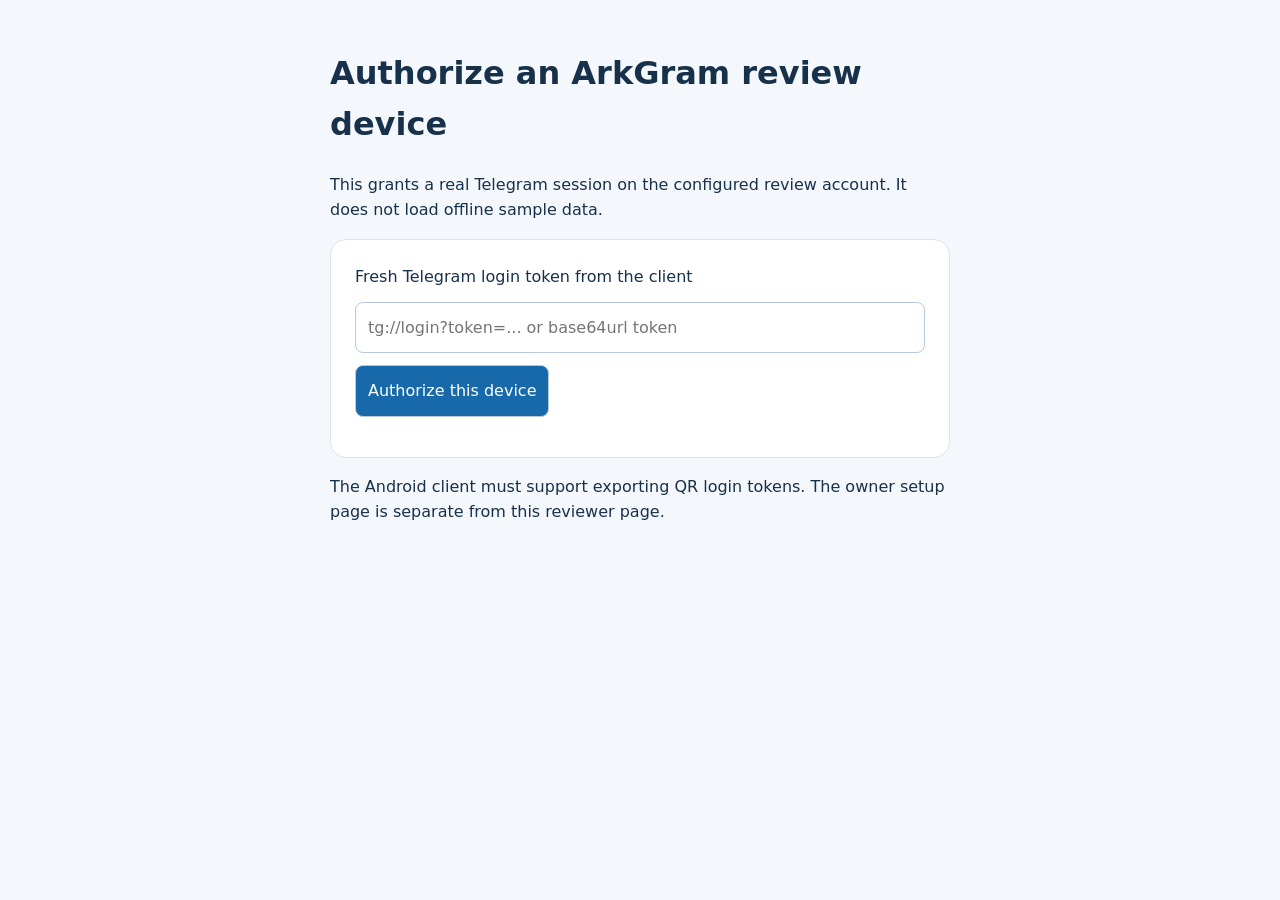
<file: Tools/review-login/review.html>
<!doctype html>
<html lang="en">
<meta charset="utf-8">
<meta name="viewport" content="width=device-width, initial-scale=1">
<meta name="robots" content="noindex,nofollow">
<title>ArkGram reviewer device authorization</title>
<style>body{font:16px/1.6 system-ui,sans-serif;max-width:620px;margin:48px auto;padding:0 24px;color:#18314b;background:#f4f7fb}section{background:white;border:1px solid #dbe4ee;border-radius:16px;padding:24px}input,button{font:inherit;padding:12px;border:1px solid #b8c9da;border-radius:8px}input{box-sizing:border-box;width:100%;margin:12px 0}button{background:#1769aa;color:white;cursor:pointer}pre{white-space:pre-wrap;overflow-wrap:anywhere}</style>
<h1>Authorize an ArkGram review device</h1>
<p>This grants a real Telegram session on the configured review account. It does not load offline sample data.</p>
<section><form id="authorize"><label for="token">Fresh Telegram login token from the client</label><input id="token" placeholder="tg://login?token=... or base64url token" autocomplete="off" required><button>Authorize this device</button></form><pre id="result" role="status"></pre></section>
<p>The Android client must support exporting QR login tokens. The owner setup page is separate from this reviewer page.</p>
<script>
document.getElementById('authorize').onsubmit=async event=>{
 event.preventDefault();const result=document.getElementById('result');
 try{
  const response=await fetch('api/authorize',{method:'POST',headers:{'Content-Type':'application/json'},body:JSON.stringify({token:document.getElementById('token').value})});
  result.textContent=`HTTP ${response.status}\n${await response.text()}`;
 }catch(error){result.textContent=error.toString();}
};
</script>
</html>
</file>
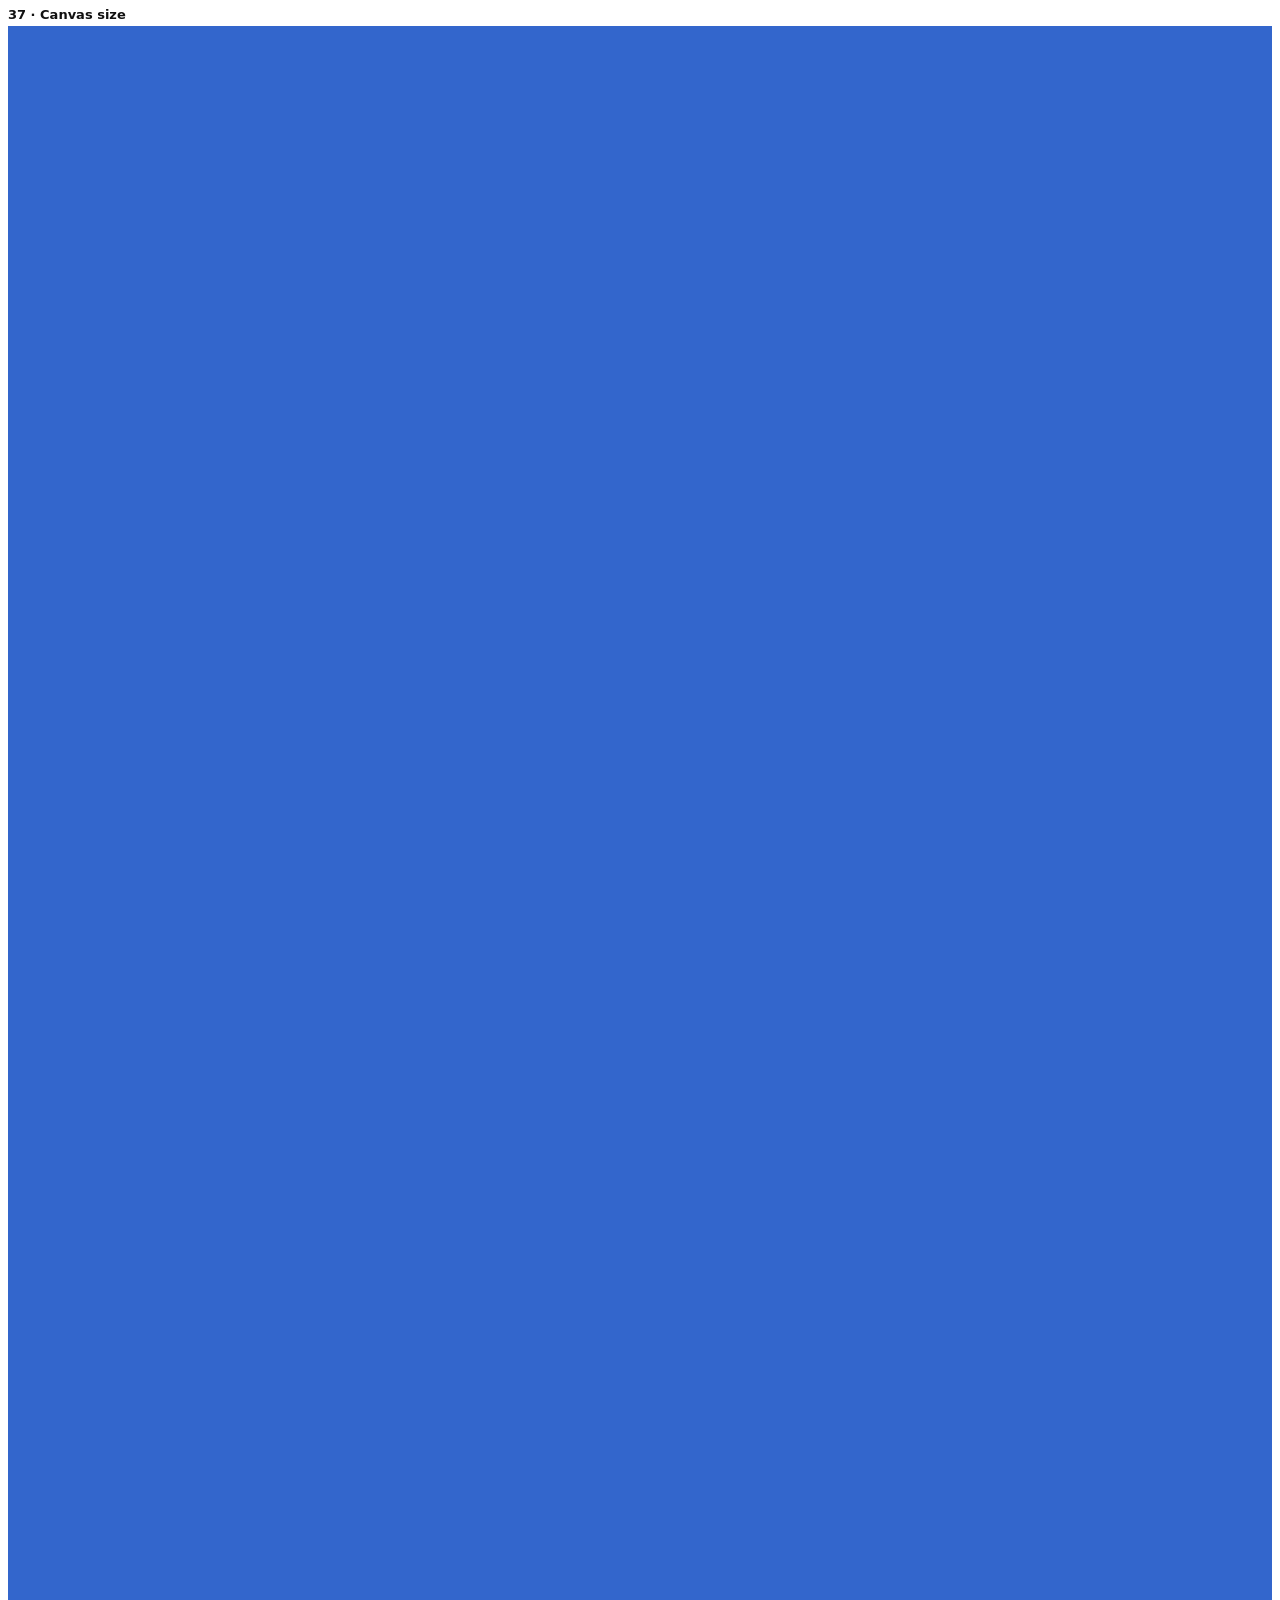
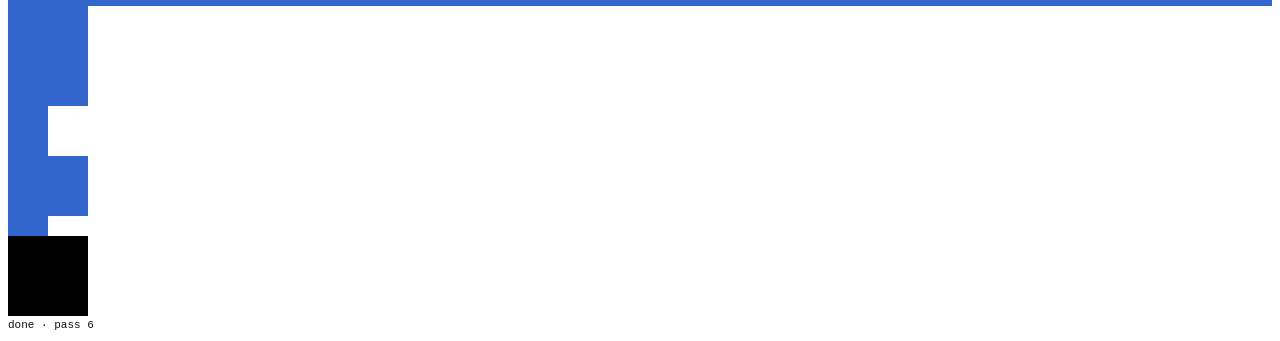
<file: TMessagesProj/jni/twidget/patches/tests/canvas-aspect.html>
<!doctype html>
<html data-test="auto/canvas-aspect">
<head>
<meta charset="utf-8">
<meta name="viewport" content="width=device-width,initial-scale=1">
<title>Conformance: a canvas's width and height attributes are its size, not its style</title>
<!-- conformance {"title":"A canvas's width and height attributes give its natural size and ratio: with only a CSS width the height follows it"} -->
<!-- conformance:harness --><style>html,body{margin:0;padding:0}body{font:13px/1.35 system-ui,sans-serif;color:#111}@media(prefers-color-scheme:dark){body{color:#e8e8e8}}[data-stage]{position:relative;overflow:hidden;background:#fff;box-sizing:border-box}.conf-stages{position:relative}.conf-stages>[data-stage]{position:absolute;width:80px;height:60px;left:8px;top:8px}.conf-head{height:18px;margin:6px 8px 2px;font-weight:600;white-space:nowrap;overflow:hidden}#conf-list{margin:2px 8px 8px;white-space:pre-wrap;font:11px/1.35 monospace;overflow-wrap:anywhere}.conf-probes{margin:0 8px}</style><script>var T=function(){var u=document,m=u.documentElement,w=typeof TelegramWidget!="undefined",S=window.__conformanceMode||(w?"sandbox":"native"),a=[],y={},l=[];var j,c,p,f,k,d,b,g,C=e=>typeof e=="string"?u.querySelector(e):e;var M=()=>{g=g||setTimeout(A,0)};function i(e,t,o,n,r){r=r||{};let s=o==null?"skip":o=="pending"?o:(r.xfail?"x":"")+(o?"pass":"fail"),h=y[e+"|"+t]||(y[e+"|"+t]=a[a.length]=[e,t]);return h[2]=s,h[3]=(n?(""+n).slice(0,160):"")+(r.xfail&&s[0]=="x"?" (expected to fail: "+r.xfail+")":""),M(),s}function D(e,t,o,n){if(n&&n.sandboxOnly&&!w)return i(e,t,null,"sandbox only",n);let r;try{r=typeof o=="function"?o():o}catch(s){return i(e,t,!1,"threw "+s,n)}return r==null?i(e,t,null,"not applicable",n):i(e,t,r instanceof Array?!!r[0]:!!r,r[1],n)}var O=(e,t,o,n,r)=>D(e,t,[o,n],r);function R(e){let t=C(e).getBoundingClientRect();return{x:t.left,y:t.top,w:t.width,h:t.height,r:t.right,b:t.bottom}}var B=e=>{l.push(e)};var E=()=>{},I=e=>{let t=e.getBoundingClientRect();return[t.left,t.top,t.width,t.height].map(o=>Math.round(o*10)/10)};function A(){g=0,p&&!f&&E();let e={pass:0,fail:0,xfail:0,xpass:0,skip:0,pending:0};for(let n of a)e[n[2]]++;let t=p&&!l.length,o=f||t&&!e.pending?"done":t&&k?"awaiting":"running";f=o=="done",m.setAttribute("data-conformance",JSON.stringify({v:1,id:m.getAttribute("data-test"),mode:S,status:o,n:e,checks:a,targets:j,stages:c})),x&&x(o,e)}var x;function T(){x=(e,t)=>{let o=[e];for(let n in t)t[n]&&o.push(n+" "+t[n]);u.getElementById("conf-list").textContent=[o.join(" · ")].concat(a.filter(n=>/^(fail|xpass|pending)/.test(n[2])).map(n=>n.join(" · "))).join(`
`)}}function q(){if(c||(c={},[].forEach.call(u.querySelectorAll("[data-stage]"),t=>{c[t.getAttribute("data-stage")]=I(t)})),!l.length)return p=1,d&&b&&setTimeout(b,d),M();let e;try{e=l.shift()()}catch(t){i("harness","step",!1,t)}setTimeout(q,e||0)}function F(e){e=e||{},k=e.awaitInput,d=e.awaitInput||e.deadline,A();let t=()=>{t=()=>{},setTimeout(q,e.settle||60)};try{requestAnimationFrame(()=>requestAnimationFrame(()=>t()))}catch(o){}setTimeout(()=>t(),400)}T();return{ok:O,rect:R,run:F,step:B}}();</script><!-- /conformance:harness -->
<style>
.conf-probes{font:13px/16px sans-serif}
[data-stage] canvas{display:block;width:80px;height:60px}
</style>
</head>
<body>
<div class="conf-head">37 · Canvas size</div>
<div class="conf-probes">
  <canvas id="full" width="400" height="500" style="display:block;width:100%"></canvas>
  <canvas id="fixed" width="400" height="500" style="display:block;width:80px"></canvas>
  <canvas id="tall" width="400" height="500" style="display:block;height:50px"></canvas>
  <canvas id="both" width="400" height="500" style="display:block;width:80px;height:60px"></canvas>
  <canvas id="natural" width="40" height="20" style="display:block"></canvas>
  <canvas id="resized" width="40" height="20" style="display:block;width:80px"></canvas>
</div>
<div id="conf-list"></div>
<script>
var rectOf = function (selector) { return T.rect(selector); }, round1 = function (v) { return Math.round(v * 10) / 10; };
['full', 'fixed', 'tall', 'both', 'natural', 'resized'].forEach(function (id) {
  var c = document.getElementById(id).getContext('2d');
  c.fillStyle = '#36c';
  c.fillRect(0, 0, 400, 500);
});
function checkSize(name, id, w, h) {
  var r = rectOf('#' + id);
  T.ok('html.el.canvas', name, Math.abs(r.w - w) < 1 && Math.abs(r.h - h) < 1, round1(r.w) + 'x' + round1(r.h) + ', want ' + round1(w) + 'x' + round1(h));
}
T.step(function () {
  var w = rectOf('.conf-probes').w;
  checkSize('width: 100%: the height keeps the 4:5 ratio', 'full', w, w * 1.25);
  checkSize('width: 80px: the height keeps the ratio', 'fixed', 80, 100);
  checkSize('height: 50px: the width keeps the ratio', 'tall', 40, 50);
  checkSize('both in CSS: both win over the attributes', 'both', 80, 60);
  checkSize('no CSS size: the attributes are the size', 'natural', 40, 20);
  document.getElementById('resized').height = 40;
  document.getElementById('resized').getContext('2d').fillRect(0, 0, 40, 40);
  return 100;
});
T.step(function () { checkSize('a new height attribute changes the ratio', 'resized', 80, 80); });
T.run();
</script>
</body>
</html>
</file>
